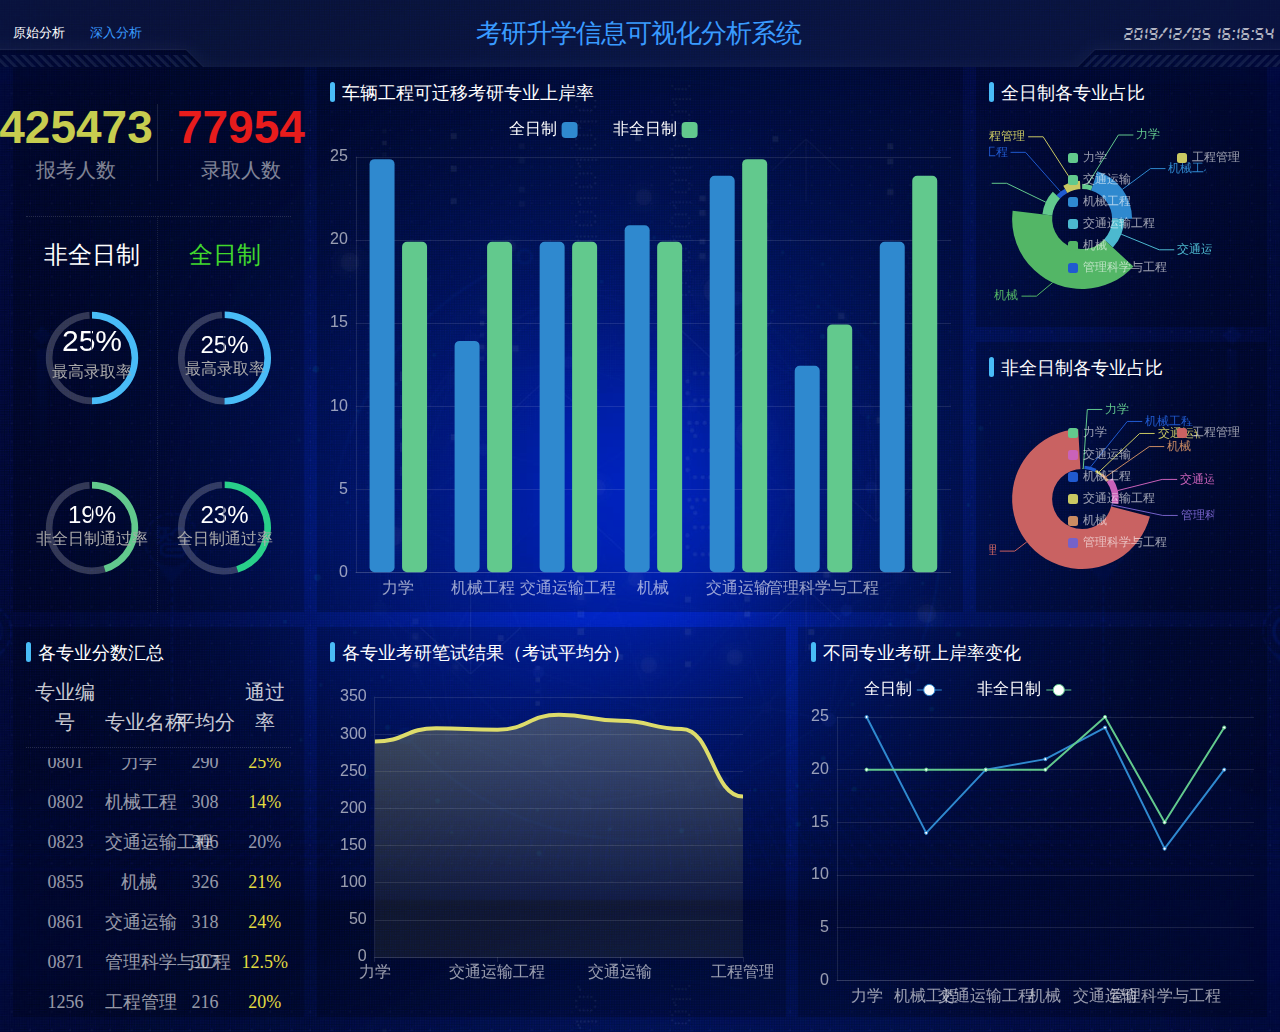
<file: depth-analysis/index.html>
﻿<!doctype html>
<html>

<head>
    <meta charset="utf-8">
    <script type="text/javascript" src="js/jquery.js"></script>
    <script type="text/javascript" src="js/echarts.min.js"></script>
    <script type="text/javascript" src="js/js.js"></script>
    <script type="text/javascript" src="js/jquery.limarquee.js"></script>
    <script type="text/javascript" src="js/jquery.cxselect.min.js"></script>
    <script src="../common/bootstrap-4.6.2-dist/js/bootstrap.min.js"></script>
    <link rel="stylesheet" href="../common/bootstrap-4.6.2-dist/css/bootstrap.min.css" rel="stylesheet">
    <link rel="stylesheet" href="css/comon0.css">
    <link rel="stylesheet" href="../common/index.css">
</head>

<body>
    <div>
        <div class="loading">
            <div class="loadbox"> <img src="picture/loading.gif"> 页面加载中... </div>
        </div>
        <!-- <div class="back"></div> -->
        <div class="head">
            <ul class="nav tab-bar">
                <li class="nav-item">
                    <a class="nav-link" href="../original-analysis/index.html">原始分析</a>
                </li>
                <li class="nav-item">
                    <a class="nav-link active" href="#">深入分析</a>
                </li>
            </ul>
            <h1><a href="#">考研升学信息可视化分析系统</a></h1>
            <div class="weather time" id="showTime">2019/12/05 16:16:54</div>
        </div>
        <script>
            var t = null
            t = setTimeout(time, 1000)//開始运行
            function time () {
                clearTimeout(t)//清除定时器
                dt = new Date()
                var y = dt.getFullYear()
                var mt = dt.getMonth() + 1
                var day = dt.getDate()
                var h = dt.getHours()//获取时
                var m = dt.getMinutes()//获取分
                var s = dt.getSeconds()//获取秒
                document.getElementById("showTime").innerHTML = y + "/" + Appendzero(mt) + "/" + Appendzero(day) + " " + Appendzero(h) + ":" + Appendzero(m) + ":" + Appendzero(s) + ""
                function Appendzero (obj) {
                    if (obj < 10) return "0" + "" + obj
                    else return obj
                }
                t = setTimeout(time, 1000) //设定定时器，循环运行  
            }
        </script>
        <div class="mainbox">
            <ul class="clearfix">
                <li>
                    <div class="boxall" style="height:545px;">

                        <div class="navboxall">
                            <div class="sycm">
                                <ul class="clearfix">
                                    <li>
                                        <h2>425473</h2>
                                        <span>报考人数</span>
                                    </li>
                                    <li>
                                        <h2 style="color: rgb(231, 28, 28)">77954</h2>
                                        <span>录取人数</span>
                                    </li>

                                </ul>

                            </div>

                            <ul class="jindu clearfix">
                                <div>非全日制</div>
                                <div style="color: rgb(65, 216, 45)">全日制</div>
                                <li id="zb1"></li>
                                <li id="zb2"></li>
                                <li id="zb3"></li>
                                <li id="zb4"></li>
                            </ul>
                        </div>
                    </div>
                </li>
                <li>
                    <div class="boxall" style="height:545px">
                        <div class="alltitle">车辆工程可迁移考研专业上岸率</div>
                        <div class="navboxall" id="echart4"></div>
                    </div>
                </li>
                <li>
                    <div class="boxall" style="height:260px">
                        <div class="alltitle">全日制各专业占比</div>
                        <div class="navboxall" id="echart1"> </div>
                    </div>
                    <div class="boxall" style="height:270px">
                        <div class="alltitle">非全日制各专业占比</div>
                        <div class="navboxall" id="echart2"> </div>
                    </div>
                </li>
            </ul>
            <ul class="clearfix">
                <li>
                    <div class="boxall" style="height:390px;">
                        <div class="alltitle">各专业分数汇总</div>
                        <div class="navboxall">
                            <div class="wraptit"> <span>专业编号</span><span>专业名称</span><span>平均分</span><span>通过率</span>
                            </div>
                            <div class="wrap">
                                <ul>
                                    <li>
                                        <p><span>0801</span><span>力学</span><span>290</span><span style="color: #e2dc41;">25%</span></p>
                                    </li>
                                    <li>
                                        <p><span>0802</span><span>机械工程</span><span>308</span><span style="color: #e2dc41;">14%</span></p>
                                    </li>
                                    <li>
                                        <p><span>0823</span><span>交通运输工程</span><span>306</span style="color: #e2dc41;"><span>20%</span></p>
                                    </li>
                                    <li>
                                        <p><span>0855</span><span>机械</span><span>326</span><span style="color: #e2dc41;">21%</span></p>
                                    </li>
                                    <li>
                                        <p><span>0861</span><span>交通运输</span><span>318</span><span style="color: #e2dc41;">24%</span></p>
                                    </li>
                                    <li>
                                        <p><span>0871</span><span>管理科学与工程</span><span>307</span><span style="color: #e2dc41;">12.5%</span></p>
                                    </li>
                                    <li>
                                        <p><span>1256</span><span>工程管理</span><span>216</span><span style="color: #e2dc41;">20%</span></p>
                                    </li>

                                </ul>
                            </div>
                        </div>
                    </div>
                </li>
                <li style="width:38%">
                    <div class="boxall" style="height:390px">
                        <div class="alltitle">各专业考研笔试结果（考试平均分）</div>
                        <div class="navboxall" id="echart3"></div>
                    </div>
                </li>
                <li style="width:38%">
                    <div class="boxall" style="height:390px">
                        <div class="alltitle">不同专业考研上岸率变化</div>
                        <div class="navboxall" id="echart5"></div>
                    </div>
                </li>
            </ul>
        </div>
    </div>

    <script>

        $(function () {
            $('.wrap').liMarquee({
                direction: 'up',//身上滚动
                //runshort: false,//内容不足时不滚动
                scrollamount: 20//速度
            })
        });
    </script>

</body>

</html>
</file>
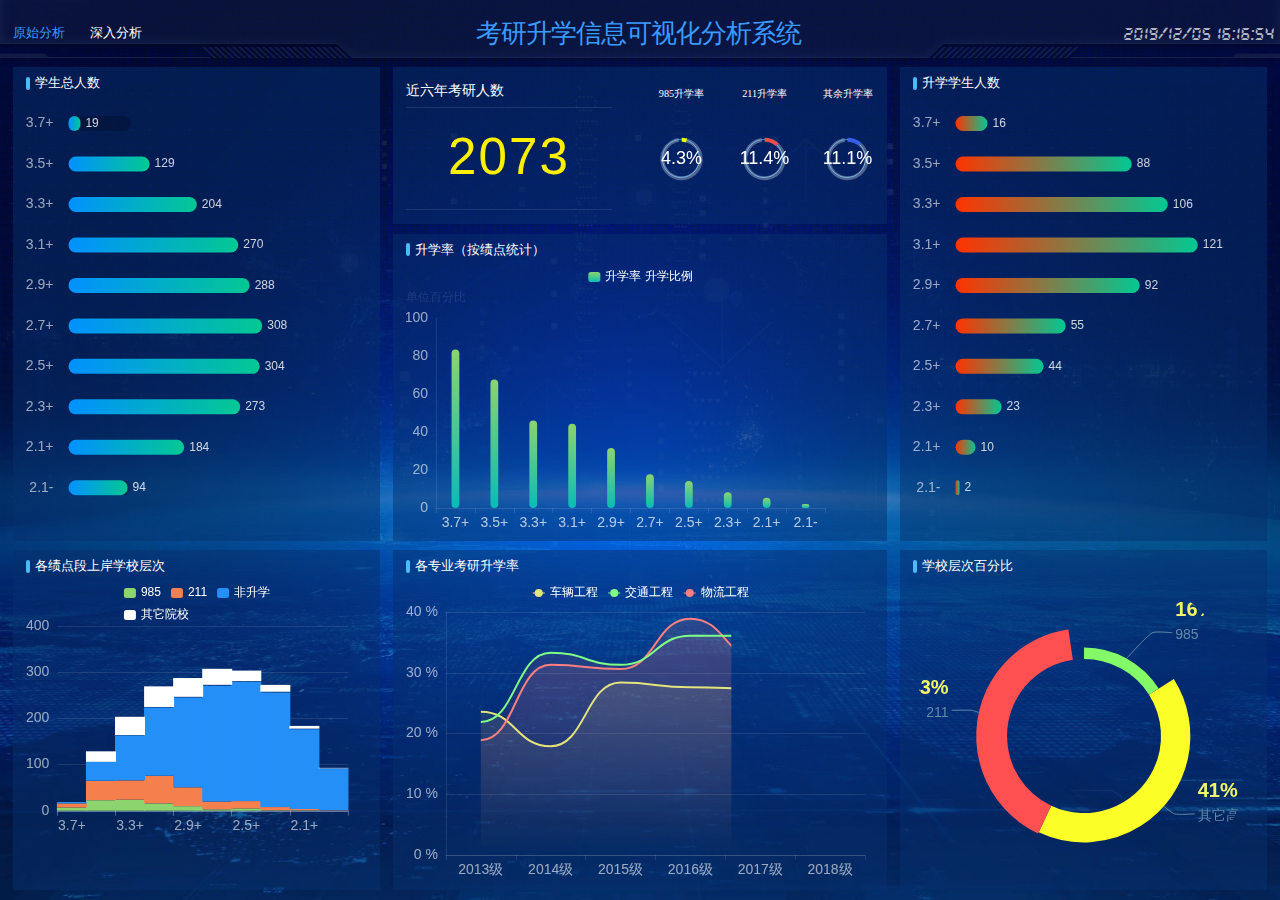
<file: original-analysis/index.html>
﻿<!doctype html>
<html>

<head>
    <meta charset="utf-8">
    <title>考研升学信息可视化分析系统</title>
    <script type="text/javascript" src="js/jquery.js"></script>
    <script src="../common/bootstrap-4.6.2-dist/js/bootstrap.min.js"></script>
    <link rel="stylesheet" href="../common/bootstrap-4.6.2-dist/css/bootstrap.min.css" rel="stylesheet">
    <link rel="stylesheet" href="css/comon0.css">
    <link rel="stylesheet" href="../common/index.css">
</head>

<body>
    <div class="loading">
        <div class="loadbox"> <img src="images/loading.gif"> 页面加载中... </div>
    </div>
    <div class="head">
        <ul class="nav tab-bar">
            <li class="nav-item">
                <a class="nav-link active" href="#">原始分析</a>
            </li>
            <li class="nav-item">
                <a class="nav-link" href="../depth-analysis/index.html">深入分析</a>
            </li>
        </ul>

        <h1><a href="#">考研升学信息可视化分析系统</a></h1>
        <div class="time" id="showTime">2019/12/05 16:16:54</div>
        <script>
            var t = null
            t = setTimeout(time, 1000)//開始运行
            function time () {
                clearTimeout(t)//清除定时器
                dt = new Date()
                var y = dt.getFullYear()
                var mt = dt.getMonth() + 1
                var day = dt.getDate()
                var h = dt.getHours()//获取时
                var m = dt.getMinutes()//获取分
                var s = dt.getSeconds()//获取秒
                var t = null
                document.getElementById("showTime").innerHTML = y + "/" + Appendzero(mt) + "/" + Appendzero(day) + " " + Appendzero(h) + ":" + Appendzero(m) + ":" + Appendzero(s) + ""
                function Appendzero (obj) {
                    if (obj < 10) return "0" + "" + obj
                    else return obj
                }
                t = setTimeout(time, 1000) //设定定时器，循环运行     
            }

        </script>

    </div>
    <div class="mainbox">
        <ul class="clearfix">
            <li>

                <div class="boxall" style="height: calc(58% - .15rem)">
                    <div class="alltitle">学生总人数</div>
                    <div class=" boxnav " id="echarts4">
                    </div>
                </div>
                <div class="boxall" style="height: calc(42% - .15rem)">
                    <div class="alltitle">各绩点段上岸学校层次</div>
                    <div class="boxnav" id="echarts3"></div>
                </div>
            </li>
            <li>
                <div class="boxall" style="height: calc(20% - .15rem)">
                    <ul class="row h100 clearfix">
                        <li class="col-6">
                            <div class="sqzs h100">
                                <p>近六年考研人数</p>
                                <h1><span>2073</span></h1>
                            </div>
                        </li>
                        <li class="col-6">
                            <ul class="row h100 clearfix">
                                <li class="col-4">
                                    <div class="tit01">985升学率</div>
                                    <div class="piebox" id="pe01"></div>
                                </li>
                                <li class="col-4">
                                    <div class="tit01">211升学率</div>
                                    <div class="piebox" id="pe02"></div>
                                </li>
                                <li class="col-4">
                                    <div class="tit01">其余升学率</div>
                                    <div class="piebox" id="pe03"></div>
                                </li>
                            </ul>

                        </li>
                    </ul>
                </div>
                <div class="boxall" style="height: calc(38% - .15rem)">
                    <div class="alltitle">升学率（按绩点统计）</div>
                    <div class="boxnav" id="echarts1"></div>
                </div>
                <div class="boxall" style="height: calc(42% - .15rem)">
                    <div class="alltitle">各专业考研升学率</div>
                    <div class="boxnav" id="echarts2"></div>
                </div>

            </li>
            <li>

                <div class="boxall" style="height: calc(58% - .15rem)">

                    <div class="alltitle">升学学生人数</div>
                    <div class="boxnav" id="echarts5"></div>

                </div>
                <!-- <div class="boxall" style="height: calc(33.333% - .15rem)">
                    <div class="alltitle">标题名称</div>
                    <div class="boxnav" id="">
                        <table border="0" cellspacing="0">
                            <tr>
                                <th></th>
                                <th>字段</th>
                                <th>字段</th>
                                <th>字段</th>
                                <th>字段</th>

                            </tr>
                            <tr>
                                <th>字段</th>
                                <td>8098</td>
                                <td>19.80%</td>
                                <td>22</td>
                                <td>368</td>
                            </tr>
                            <tr>
                                <th>字段</th>
                                <td>7506</td>
                                <td>6.70%</td>
                                <td>22</td>
                                <td>339</td>
                            </tr>
                            <tr>
                                <th>字段</th>
                                <td>3261</td>
                                <td>32.30%</td>
                                <td>10</td>
                                <td>325.7</td>
                            </tr>
                            <tr>
                                <th>字段</th>
                                <td>1993</td>
                                <td> 201%</td>
                                <td>10</td>
                                <td> 199</td>
                            </tr>
                        </table>





                    </div>

                </div> -->
                <div class="boxall" style="height: calc(42% - .15rem)">
                    <div class="alltitle">学校层次百分比</div>
                    <div class="boxnav" id="echarts6" style="height:calc(100% - .3rem);"></div>
                </div>
            </li>
        </ul>
    </div>

    <script type="text/javascript" src="js/echarts.min.js"></script>
    <script language="JavaScript" src="js/js.js"></script>
</body>

</html>
</file>
<file: depth-analysis/css/comon0.css>
﻿@charset "utf-8";

/* CSS Document */
* {
    -webkit-box-sizing: border-box;
    -moz-box-sizing: border-box;
    box-sizing: border-box
}
html,
body {
    height: 100%;
}
*,
body {
    
    padding: 0px;
    margin: 0px;
    color: #222;
    font-family: "微软雅黑";
}

body {
    background: #000d4a url(../images/bg.jpg) center center;
    background-size: cover;
    color: #666;
    overflow: hidden;
    font-size: .1rem;
}
@font-face {
    font-family: electronicFont;
    src: url(../../common/font/DS-DIGIT.TTF)
}

li {
    list-style-type: none;
}

table {}

i {
    margin: 0px;
    padding: 0px;
    text-indent: 0px;
}

img {
    border: none;
    max-width: 100%;
}

a {
    text-decoration: none;
    color: #399bff;
}

a.active,
a:focus {
    outline: none !important;
    text-decoration: none;
}

ol,
ul,
p,
h1,
h2,
h3,
h4,
h5,
h6 {
    padding: 0;
    margin: 0
}

a:hover {
    color: #06c;
    text-decoration: none !important
}

F .clearfix:after,
.clearfix:before {
    display: table;
    content: " "
}

.clearfix:after {
    clear: both
}

.pulll_left {
    float: left;
}

.pulll_right {
    float: right;
}


.loading {
    position: fixed;
    left: 0;
    top: 0;
    font-size: 16px;
    z-index: 100000000;
    width: 100%;
    height: 100%;
    background: #1a1a1c;
    text-align: center;
}

.loadbox {
    position: absolute;
    width: 160px;
    height: 150px;
    color: rgba(255, 255, 255, .6);
    left: 50%;
    top: 50%;
    margin-top: -100px;
    margin-left: -75px;
}

.loadbox img {
    margin: 10px auto;
    display: block;
    width: 40px;
}

.head {
    /* height: 105px; */
    background: url(../images/head_bg.png) no-repeat center center;
    /* position: relative */
}

/* .head h1 {
    color: #fff;
    text-align: center;
    font-size: 42px;
    line-height: 90px;
    ;
} */

.head h1 img {
    width: 1.5rem;
    display: inline-block;
    vertical-align: middle;
    margin-right: .2rem
}

/* .weather {
    position: absolute;
    right: .15rem;
    top: 0;
    line-height: .75rem;
    color: rgba(255, 255, 255, .7);
    font-size: .3rem;
    padding-right: .1rem;
    font-family: electronicFont;
} */


/* .weather span {
    color: rgba(255, 255, 255, .9) !important;
    font-size: 24px;
} */


.mainbox {
    padding: 0 .2rem 0rem .2rem;
    height: 100%
}

.mainbox>ul {
    margin-left: -.1rem;
    margin-right: -.1rem;
    height: 100%
}

.mainbox>ul>li {
    float: left;
    padding: 0 .1rem;
    height: 100%;
    width: 30%
}

.mainbox>ul>li {
    width: 24%
}

.mainbox>ul>li:nth-child(2) {
    width: 52%
}

.boxall {
    padding: .2rem;
    background: rgba(0, 0, 0, .2);
    position: relative;
    margin-bottom: 15px;
    ;
    z-index: 10;
}

.alltitle {
    font-size: 18px;
    color: #fff;
    position: relative;
    padding-left: 12px;
    margin-bottom: 10px;
}

.alltitle:before {
    width: 5px;
    height: 20px;
    top: 2px;
    position: absolute;
    content: "";
    background: #49bcf7;
    border-radius: 20px;
    left: 0;
}

.navboxall {
    height: calc(100% - 30px);
}

/*Plugin CSS*/
.wrap {
    height: 82%;
    overflow: hidden;
}

.wrap li {
    line-height: 40px;
    height: 40px;
}

.wrap li p,
.wraptit {
    font-size: 0;
}

.wrap li span,
.wraptit span {
    display: inline-block;
    font-size: 18px;
    color: rgba(255, 255, 255, .6);
    text-align: center;
}

.wraptit {
    border-bottom: 1px dotted rgba(255, 255, 255, .15);
    padding: 0 0 10px 0;
    margin-bottom: 10px;
}

.wraptit span {
    font-size: 20px;
    color: rgba(255, 255, 255, .8);
}

.wrap li span:nth-child(1),
.wraptit span:nth-child(1) {
    width: 30%
}

.wrap li span:nth-child(2),
.wraptit span:nth-child(2) {
    width: 25%;
    white-space: nowrap;
    /* overflow: hidden; */
    text-overflow: ellipsis;
}

.wrap li span:nth-child(3),
.wraptit span:nth-child(3) {
    width: 25%;
   
    
}



.wrap li span:nth-child(4),
.wraptit span:nth-child(4) {
    width: 20%
}

.str_wrap {
    overflow: hidden;
    width: 100%;
    position: relative;
    -moz-user-select: none;
    -khtml-user-select: none;
    user-select: none;
    white-space: nowrap;
}


.str_move {
    white-space: nowrap;
    position: absolute;
    top: 0;
    left: 0;
    cursor: move;
}

.str_move_clone {
    display: inline-block;
    vertical-align: top;
    position: absolute;
    left: 100%;
    top: 0;
}

.str_vertical .str_move_clone {
    left: 0;
    top: 100%;
}

.str_down .str_move_clone {
    left: 0;
    bottom: 100%;
}

.str_vertical .str_move,
.str_down .str_move {
    white-space: normal;
    width: 100%;
}

.str_static .str_move,
.no_drag .str_move,
.noStop .str_move {
    cursor: inherit;
}

.str_wrap img {
    max-width: none !important;
}


.sycm ul {
    margin-left: -.5rem;
    margin-right: -.5rem;
    padding: .16rem 0;
}

.sycm li {
    float: left;
    width: 50%;
    text-align: center;
    position: relative
}

.sycm li:before {
    position: absolute;
    content: "";
    height: 80%;
    width: 1px;
    background: rgba(255, 255, 255, .1);
    right: 0;
    top: 15%;
}

.sycm li:last-child:before {
    width: 0;
}

.sycm li h2 {
    font-size: 46px;
    padding-top: 10px;
    color: #c7cd4f;
    font-weight: 700;
    font-family: Gotham, "Helvetica Neue", Helvetica, Arial, "sans-serif";
}

.sycm li span {
    font-size: 20px;
    color: #fff;
    opacity: .5;
}

.jindu li {
    width: 50%;
    float: left;
    height: 170px;
    ;
}

.jindu li:nth-child(odd),
.jindu div:nth-child(odd) {
    border-right: 1px dotted rgba(255, 255, 255, .1);
}


.jindu div {
    width: 50%;
    float: left;
    color: #fff;
    text-align: center;
    border-top: 1px dotted rgba(255, 255, 255, .15);
    padding: 20px 0 0 0;
    margin: 20px 0 0 0;
    font-size: 24px;
}
</file>
<file: common/index.css>
.head {
    display: flex;
    align-content: center;
    justify-content: space-around;
    align-items: center;
    height: 1.05rem;
    position: relative;
}

.head h1 {
    flex: 1;
    color: #fff;
    text-align: center;
    font-size: .4rem;
    line-height: .8rem;
    letter-spacing: -1px;
}

.head h1 img {
    width: 1.5rem;
    display: inline-block;
    vertical-align: middle;
}

.time {
    /* position: absolute; */
    right: .15rem;
    top: 0;
    line-height: .75rem;
    color: rgba(255, 255, 255, .7);
    font-size: .3rem;
    padding-right: .1rem;
    font-family: electronicFont;
}

.tab-bar .nav-link {
    padding: .2rem;
    font-size: .2rem;
    color: #fff;
}

.tab-bar .active {
    color: #399bff;
}
</file>
<file: original-analysis/css/comon0.css>
@charset "utf-8";

/* CSS Document */
* {
    -webkit-box-sizing: border-box;
    -moz-box-sizing: border-box;
    box-sizing: border-box
}

*,
body {
    padding: 0px;
    margin: 0px;
    font-family: "微软雅黑";
}

body {
    background: #000d4a url(../images/bg.jpg) center center;
    background-size: cover;
    color: #fff;
    font-size: .1rem;
}

li {
    list-style-type: none;
}

@font-face {
    font-family: electronicFont;
    src: url(../../common/font/DS-DIGIT.TTF)
}

i {
    margin: 0px;
    padding: 0px;
    text-indent: 0px;
}

img {
    border: none;
    max-width: 100%;
}

a {
    text-decoration: none;
    color: #399bff;
}

a.active,
a:focus {
    outline: none !important;
    text-decoration: none;
}

ol,
ul,
p,
h1,
h2,
h3,
h4,
h5,
h6 {
    padding: 0;
    margin: 0
}

a:hover {
    color: #06c;
    text-decoration: none !important
}

html,
body {
    height: 100%;
}

.clearfix:after,
.clearfix:before {
    display: table;
    content: " "
}

.clearfix:after {
    clear: both
}

.pulll_left {
    float: left;
}

.pulll_right {
    float: right;
}

/*谷哥滚动条样式*/
::-webkit-scrollbar {
    width: 5px;
    height: 5px;
    position: absolute
}

::-webkit-scrollbar-thumb {
    background-color: #5bc0de
}

::-webkit-scrollbar-track {
    background-color: #ddd
}

/***/

.loading {
    position: fixed;
    left: 0;
    top: 0;
    font-size: 16px;
    z-index: 100000000;
    width: 100%;
    height: 100%;
    background: #1a1a1c;
    text-align: center;
}

.loadbox {
    position: absolute;
    width: 160px;
    height: 150px;
    color: #324e93;
    left: 50%;
    top: 50%;
    margin-top: -100px;
    margin-left: -75px;
}

.loadbox img {
    margin: 10px auto;
    display: block;
    width: 40px;
}

.head {
    display: flex;
    align-content: center;
    justify-content: space-around;
    align-items: center;
    /* height: 1.05rem; */
    background: url(../images/head_bg.png) no-repeat center center;
    background-size: 100% 100%;
    /* position: relative; */
}

/* .head h1 {
    flex: 1;
    color: #fff;
    text-align: center;
    font-size: .4rem;
    line-height: .8rem;
    letter-spacing: -1px;
} */

/* .head h1 img {
    width: 1.5rem;
    display: inline-block;
    vertical-align: middle;
} */




.mainbox {
    padding: 0 .2rem 0rem .2rem;
    height: calc(100% - 1.05rem)
}

.mainbox>ul {
    margin-left: -.1rem;
    margin-right: -.1rem;
    height: 100%
}

.mainbox>ul>li {
    float: left;
    padding: 0 .1rem;
    height: 100%;
    width: 30%
}

.mainbox>ul>li:nth-child(2) {
    width: 40%
}

.boxall {
    padding: 0 .2rem .2rem .2rem;
    background: rgba(6, 48, 109, .5);
    position: relative;
    margin-bottom: .15rem;
    z-index: 10;
}

.alltitle {
    font-size: .2rem;
    color: #fff;
    line-height: .5rem;
    position: relative;
    padding-left: .15rem
}

.alltitle:before {
    position: absolute;
    height: .2rem;
    width: 4px;
    background: #49bcf7;
    border-radius: 5px;
    content: "";
    left: 0;
    top: 50%;
    margin-top: -.1rem;
}

.boxnav {
    height: calc(100% - .5rem);
}

.row>li {
    float: left;
    height: 100%;
}

.col-6 {
    width: 50%;
}

.col-3 {
    width: 25%;
}

.col-4 {
    width: 33.33333%;
}

.h100 {
    height: 100%;
}

.tit01 {
    text-align: center;
    color: white;
    font-size: .16rem;
    padding: .3rem 0 .02rem 0;
}

.piebox {
    height: calc(100% - .5rem);
    position: relative;
}

.piebox:before {
    width: .6rem;
    height: .6rem;
    content: "";
    border: 1px solid #49bcf7;
    border-radius: 1rem;
    position: absolute;
    left: 50%;
    top: 50%;
    margin-left: -.31rem;
    margin-top: -.31rem;
    opacity: .7;
}

.sqzs {
    margin-right: .2rem;
}

.sqzs p {
    padding: .2rem 0 .1rem 0;
    font-size: .22rem;
}

.sqzs h1 {
    height: calc(100% - .65rem);
    border-bottom: 1px solid rgba(255, 255, 255, .1);
    border-top: 1px solid rgba(255, 255, 255, .1);
    display: flex;
    align-items: center;
    color: #fef000;
    font-weight: normal;
    letter-spacing: 2px;
    font-size: .5rem;
    justify-content: center;
    padding-bottom: .05rem;
}

.sqzs h1 span {
    font-size: .8rem;
    font-family: Impact, Haettenschweiler, 'Arial Narrow Bold', sans-serif;
}

table {
    width: 100%;
    text-align: center;
}

table th {
    font-size: .16rem;
    background: rgba(0, 0, 0, .1);
}

table td {
    font-size: .16rem;
    color: rgba(255, 255, 255, .6);
}

table th,
table td {
    border-bottom: 1px solid rgba(255, 255, 255, .1);
    padding: .1rem 0;
}
</file>
